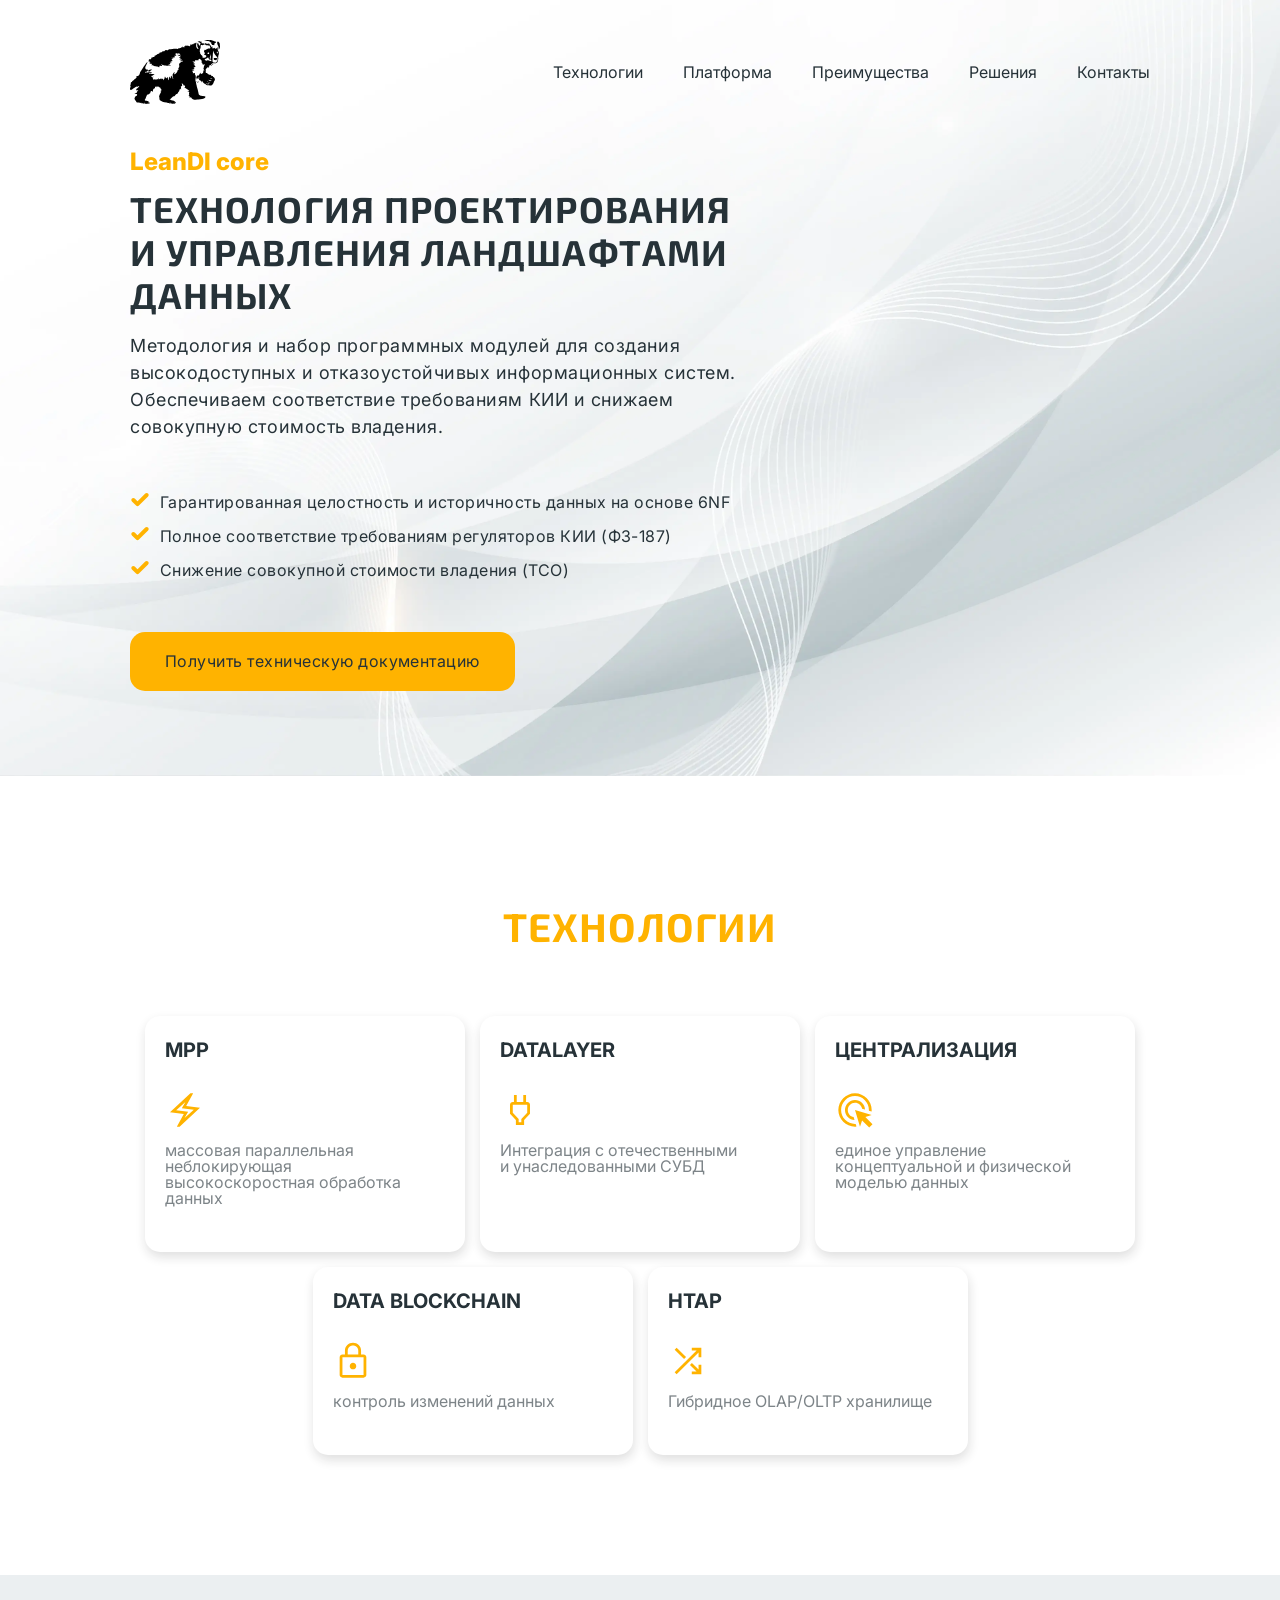
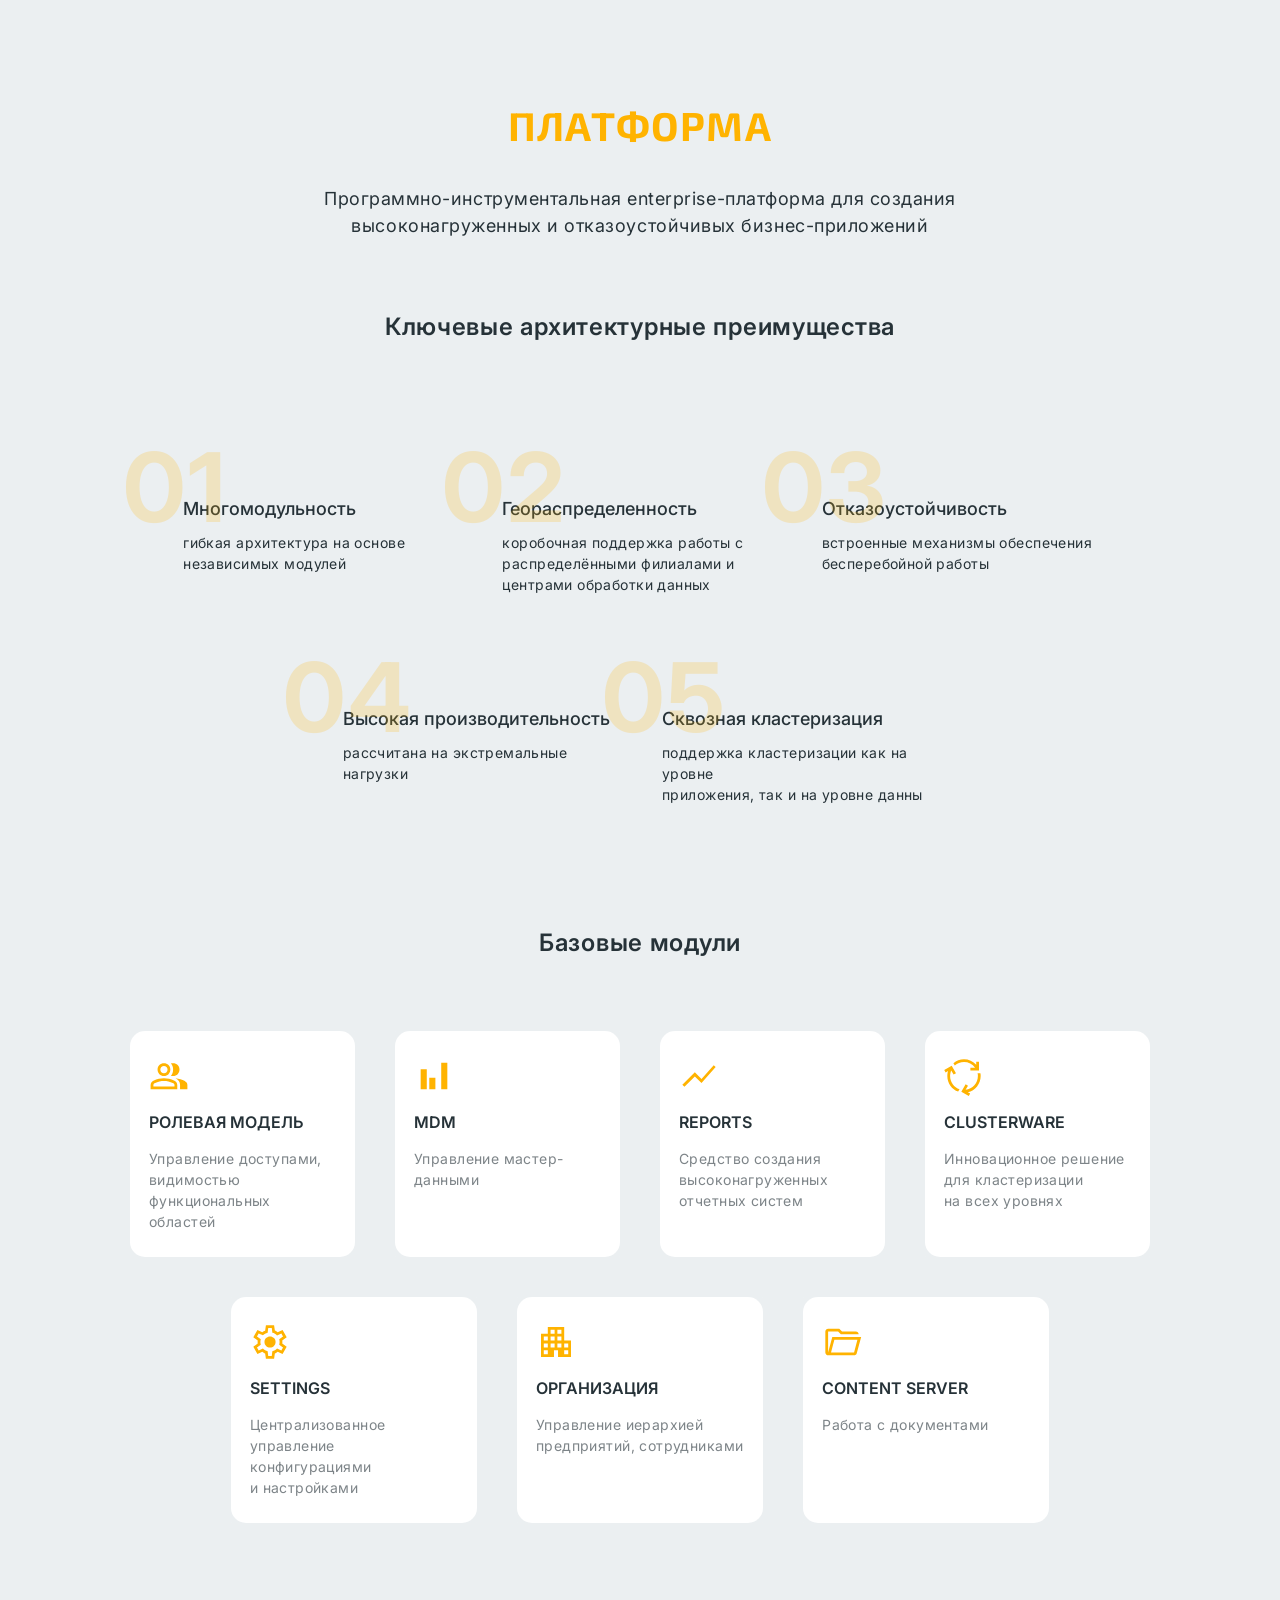
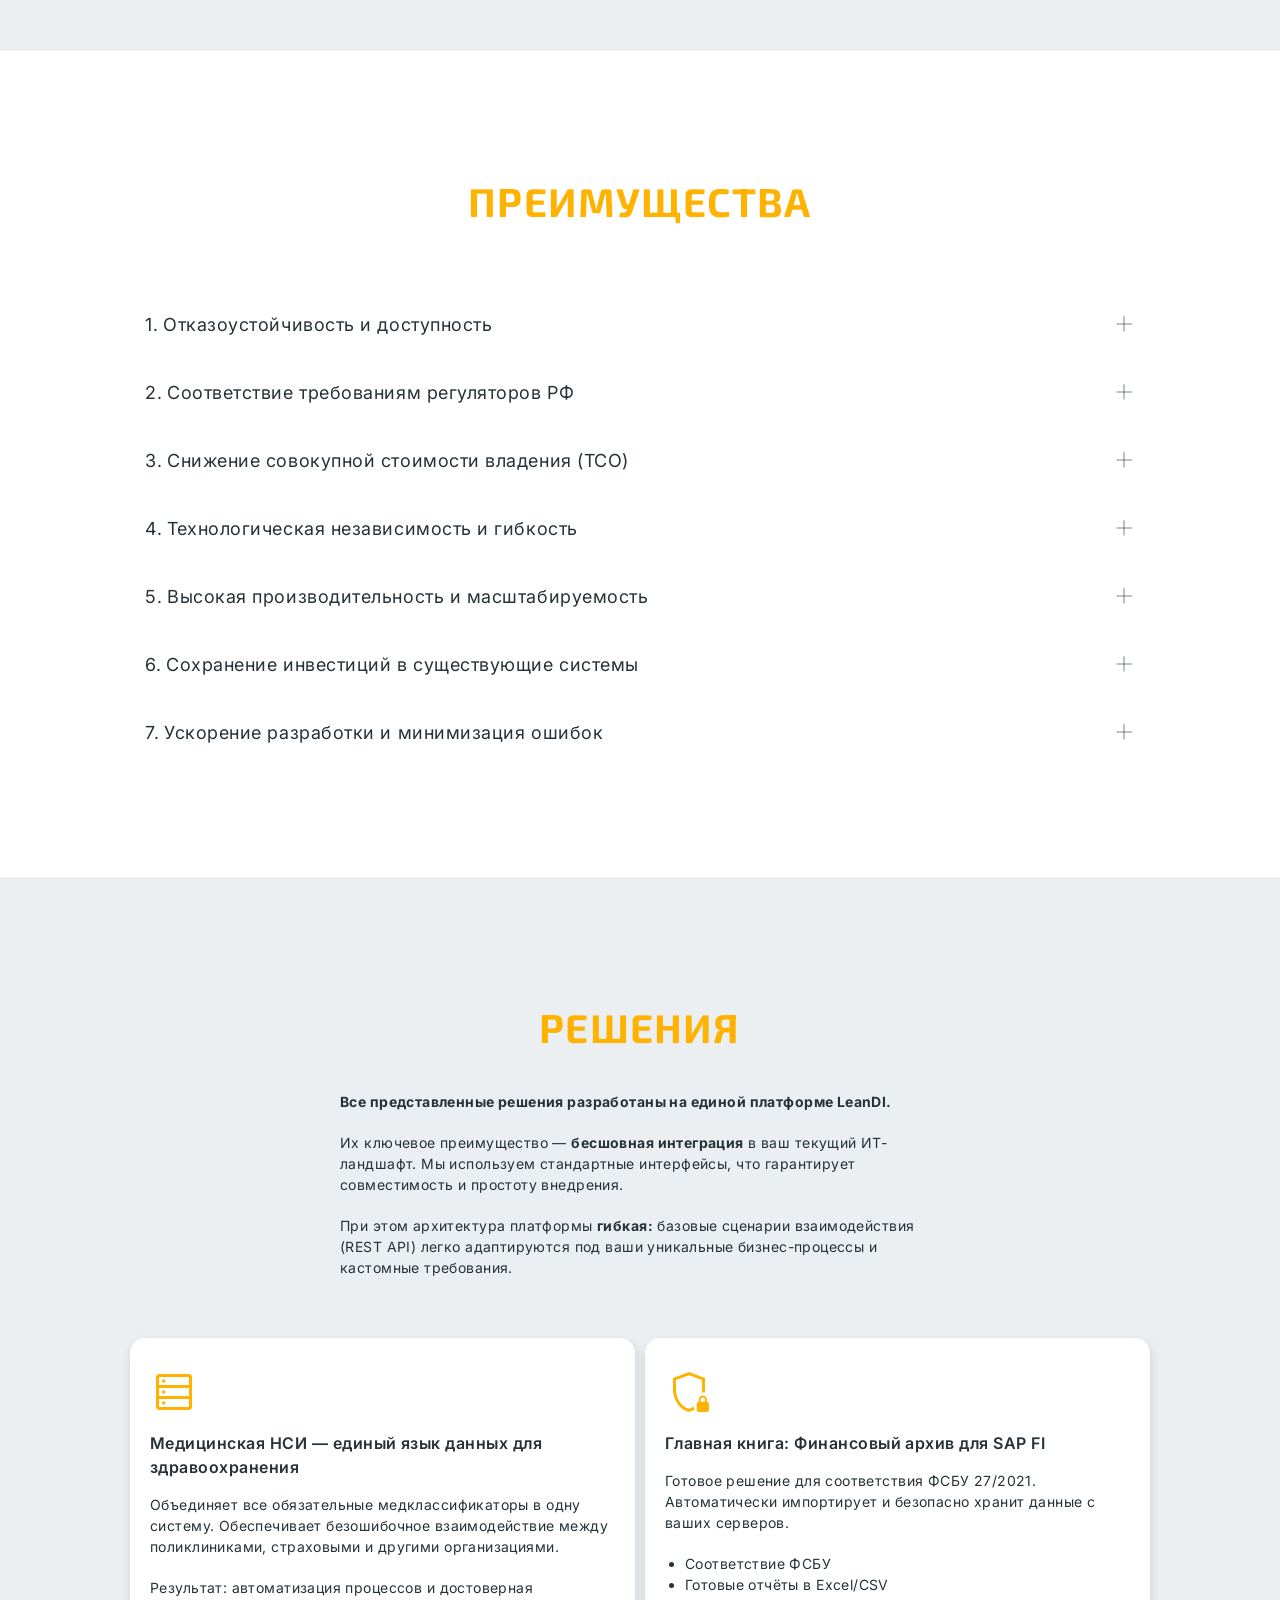
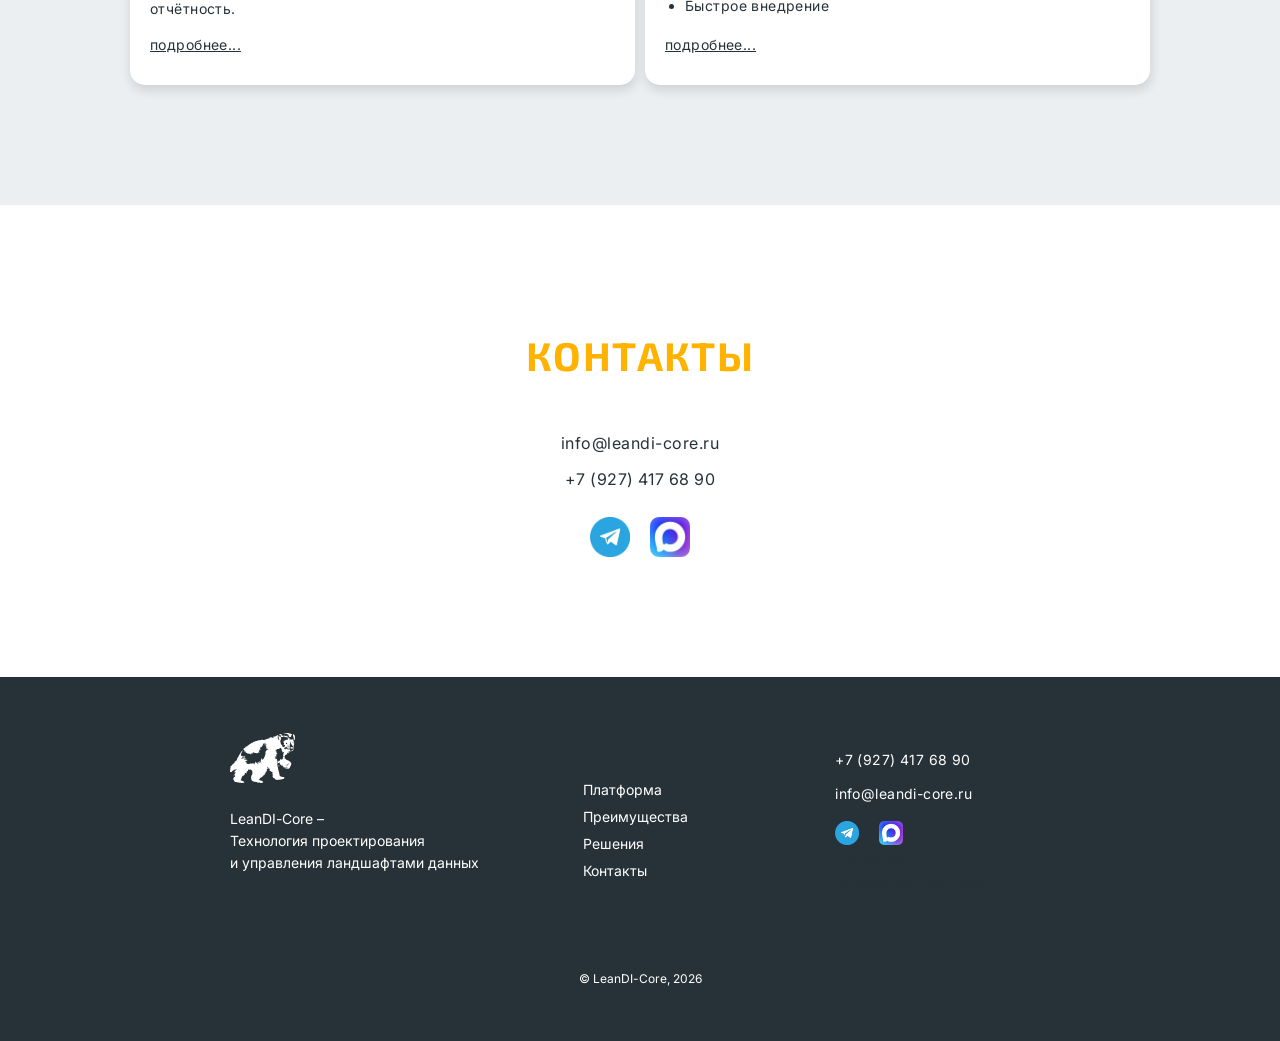
<file: index.html>
<!--header.html-->
<!doctype html>
<html lang="en">
<head>
  <meta charset="UTF-8">
  <meta name="viewport"
        content="width=device-width, user-scalable=no, initial-scale=1.0, maximum-scale=1.0, minimum-scale=1.0">
  <meta http-equiv="X-UA-Compatible" content="ie=edge">
  <meta name="format-detection" content="telephone=no">
  <link rel="preconnect" href="https://fonts.googleapis.com">
  <link rel="preconnect" href="https://fonts.gstatic.com" crossorigin>
  <link
    href="https://fonts.googleapis.com/css2?family=Exo+2:ital,wght@0,100..900;1,100..900&family=Inter:ital,opsz,wght@0,14..32,100..900;1,14..32,100..900&display=swap"
    rel="stylesheet">
  <link rel="icon" type="image/png" href="./img/icons/favicon.ico" sizes="32x32">
  <link rel="apple-touch-icon" href="./img/icons/favicon.ico">
  <link rel="mask-icon" href="./img/icons/favicon.ico" color="#000000">
  <title></title>
<script defer src="js/bundle.js"></script><script defer src="js/libs.js"></script><script defer src="js/style.js"></script><link href="css/style.min.css" rel="stylesheet"></head>
<body>

<header class="header">
  <div class="container">
    <div class="header-wrapper">
      <div class="logo">
        <img src="./img/logo.svg" alt="header-logo">
      </div>
      <nav class="header-nav">
        <ul class="main-menu">
          <li>
            <a href="service-page.html">Технологии</a>
          </li>
          <li>
            <a href="#platform">Платформа</a>
          </li>
          <li>
            <a href="#advantages">Преимущества</a>
          </li>
          <li>
            <a href="#solutions">Решения</a>
          </li>
          <li>
            <a href="#contacts">Контакты</a>
          </li>
        </ul>
        <button class="close-menu-button">
          <span class="line"></span>
          <span class="line"></span>
        </button>
      </nav>
      <button type="button" class="mobile-menu-button">
        <span class="line"></span>
        <span class="line"></span>
        <span class="line"></span>
      </button>
    </div>
  </div>
</header>

<main>




<section class="main-banner" style="background-image: url(./img/main-banner-back.webp)">
  <div class="container">
    <div class="banner-content">
      <div class="subtitle">LeanDI core</div>
      <h1>ТЕХНОЛОГИЯ ПРОЕКТИРОВАНИЯ
        И УПРАВЛЕНИЯ ЛАНДШАФТАМИ ДАННЫХ</h1>
      <div class="description">
        <p>Методология и набор программных модулей для создания высокодоступных и отказоустойчивых информационных
          систем. Обеспечиваем соответствие требованиям КИИ и снижаем совокупную стоимость владения.</p>
      </div>
      <ul class="benefits-list">
        <li>Гарантированная целостность и историчность данных на основе 6NF</li>
        <li>Полное соответствие требованиям регуляторов КИИ (ФЗ-187)</li>
        <li>Снижение совокупной стоимости владения (TCO)</li>
      </ul>
      <a href="#contacts" class="btn btn-orange">Получить техническую документацию</a>
    </div>
  </div>
</section>

<section class="technologies-section" id="technologies">
  <div class="container">
    <h2>ТЕХНОЛОГИИ</h2>
    <div class="row-list">
      <div class="row-column">
        <a href="service-page.html" class="card-wrapper">
          <div class="card-title">MPP</div>
          <div class="card-ico">
            <img src="./img/icons/technology-ico1.svg" alt="technology-ico1">
          </div>
          <div class="card-description">
            <p>массовая параллельная <br> неблокирующая <br> высокоскоростная обработка данных</p>
          </div>
        </a>
      </div>
      <div class="row-column">
        <a href="service-page.html" class="card-wrapper">
          <div class="card-title">DATALAYER</div>
          <div class="card-ico">
            <img src="./img/icons/technology-ico2.svg" alt="technology-ico2">
          </div>
          <div class="card-description">
            <p>
              Интеграция с отечественными
              <br>
              и унаследованными СУБД
            </p>
          </div>
        </a>
      </div>
      <div class="row-column">
        <a href="service-page.html" class="card-wrapper">
          <div class="card-title">ЦЕНТРАЛИЗАЦИЯ</div>
          <div class="card-ico">
            <img src="./img/icons/technology-ico3.svg" alt="technology-ico3">
          </div>
          <div class="card-description">
            <p>единое управление концептуальной и физической моделью данных</p>
          </div>
        </a>
      </div>
      <div class="row-column">
        <a href="service-page.html" class="card-wrapper">
          <div class="card-title">DATA BLOCKCHAIN</div>
          <div class="card-ico">
            <img src="./img/icons/technology-ico4.svg" alt="technology-ico4">
          </div>
          <div class="card-description">
            <p>контроль изменений данных</p>
          </div>
        </a>
      </div>
      <div class="row-column">
        <a href="service-page.html" class="card-wrapper">
          <div class="card-title">HTAP</div>
          <div class="card-ico">
            <img src="./img/icons/technology-ico5.svg" alt="technology-ico5">
          </div>
          <div class="card-description">
            <p>Гибридное OLAP/OLTP хранилище</p>
          </div>
        </a>
      </div>
    </div>
  </div>
</section>

<section class="platform-section id" id="platform">
  <div class="container">
    <h2>ПЛАТФОРМА</h2>
    <div class="title-description">
      <p>Программно-инструментальная enterprise-платформа для создания высоконагруженных и отказоустойчивых
        бизнес-приложений</p>
    </div>
    <div class="subtitle">Ключевые архитектурные преимущества</div>
    <div class="benefits-block">
      <div class="benefits-list">
        <div class="benefit-column">
          <div class="benefit-item">
            <div class="benefit-title">Многомодульность</div>
            <div class="benefit-description">
              <p>гибкая архитектура на основе <br> независимых модулей</p>
            </div>
          </div>
        </div>
        <div class="benefit-column">
          <div class="benefit-item">
            <div class="benefit-title">Геораспределенность</div>
            <div class="benefit-description">
              <p>коробочная поддержка работы с <br> распределёнными филиалами и <br> центрами обработки данных</p>
            </div>
          </div>
        </div>
        <div class="benefit-column">
          <div class="benefit-item">
            <div class="benefit-title">Отказоустойчивость</div>
            <div class="benefit-description">
              <p>встроенные механизмы обеспечения бесперебойной работы</p>
            </div>
          </div>
        </div>
        <div class="benefit-column">
          <div class="benefit-item">
            <div class="benefit-title">Высокая производительность</div>
            <div class="benefit-description">
              <p>рассчитана на экстремальные нагрузки</p>
            </div>
          </div>
        </div>
        <div class="benefit-column">
          <div class="benefit-item">
            <div class="benefit-title">Сквозная кластеризация</div>
            <div class="benefit-description">
              <p>поддержка кластеризации как на уровне <br> приложения, так и на уровне данны</p>
            </div>
          </div>
        </div>
      </div>
    </div>
    <div class="modules-block">
      <div class="subtitle">Базовые модули</div>
      <div class="modules-list">
        <div class="modules-column">
          <div class="module-item">
            <div class="module-ico">
              <img src="./img/icons/module-ico1.svg" alt="module-ico-1">
            </div>
            <div class="module-title">РОЛЕВАЯ МОДЕЛЬ</div>
            <div class="module-description">
              <p>Управление доступами, видимостью функциональных областей</p>
            </div>
          </div>
        </div>
        <div class="modules-column">
          <div class="module-item">
            <div class="module-ico">
              <img src="./img/icons/module-ico2.svg" alt="module-ico-2">
            </div>
            <div class="module-title">MDM</div>
            <div class="module-description">
              <p>Управление мастер-данными</p>
            </div>
          </div>
        </div>
        <div class="modules-column">
          <div class="module-item">
            <div class="module-ico">
              <img src="./img/icons/module-ico3.svg" alt="module-ico-3">
            </div>
            <div class="module-title">REPORTS</div>
            <div class="module-description">
              <p>Cредство создания высоконагруженных отчетных систем</p>
            </div>
          </div>
        </div>
        <div class="modules-column">
          <div class="module-item">
            <div class="module-ico">
              <img src="./img/icons/module-ico4.svg" alt="module-ico-4">
            </div>
            <div class="module-title">CLUSTERWARE</div>
            <div class="module-description">
              <p>Инновационное решение для кластеризации на всех уровнях</p>
            </div>
          </div>
        </div>
        <div class="modules-column">
          <div class="module-item">
            <div class="module-ico">
              <img src="./img/icons/module-ico5.svg" alt="module-ico-5">
            </div>
            <div class="module-title">SETTINGS</div>
            <div class="module-description">
              <p>Централизованное управление конфигурациями и настройками</p>
            </div>
          </div>
        </div>
        <div class="modules-column">
          <div class="module-item">
            <div class="module-ico">
              <img src="./img/icons/module-ico6.svg" alt="module-ico-6">
            </div>
            <div class="module-title">ОРГАНИЗАЦИЯ</div>
            <div class="module-description">
              <p>Управление иерархией предприятий, сотрудниками</p>
            </div>
          </div>
        </div>
        <div class="modules-column">
          <div class="module-item">
            <div class="module-ico">
              <img src="./img/icons/module-ico7.svg" alt="module-ico-7">
            </div>
            <div class="module-title">CONTENT SERVER</div>
            <div class="module-description">
              <p>Работа с документами</p>
            </div>
          </div>
        </div>
      </div>
    </div>
  </div>
</section>

<section class="advantages-section" id="advantages">
  <div class="container">
    <h2>ПРЕИМУЩЕСТВА</h2>
    <div class="accordion-block">
      <div class="accordion-item">
        <div class="accordion-item-header">Отказоустойчивость и доступность</div>
        <div class="accordion-item-content">
          <div class="accordion-content-wrapper">
            <p>
              Обеспечивает доступность систем на уровне 99,99%+ даже при сбоях отдельных серверов или баз данных.
              Механизм мгновенного переключения на резервный узел в кластере уровня приложения гарантирует непрерывность
              бизнес-процессов, что критически важно для объектов КИИ.
            </p>
          </div>
        </div>
      </div>
      <div class="accordion-item">
        <div class="accordion-item-header">Соответствие требованиям регуляторов РФ</div>
        <div class="accordion-item-content">
          <div class="accordion-content-wrapper">
            <p>
              Платформа изначально разработана с учётом требований 149-ФЗ, 152-ФЗ и отраслевых стандартов.
              Обеспечивается аудит изменений и консистентность информации, что уменьшает риски штрафов.
            </p>
          </div>
        </div>
      </div>
      <div class="accordion-item">
        <div class="accordion-item-header">Снижение совокупной стоимости владения (TCO)</div>
        <div class="accordion-item-content">
          <div class="accordion-content-wrapper">
            <p>
              Отказ от дорогостоящих кластерных решений на уровне СУБД в пользу программной кластеризации позволяет
              использовать стандартное оборудование и гетерогенные БД (унаследованные и отечественные СУБД), сокращая
              затраты на лицензии и инфраструктуру в разы.
            </p>
          </div>
        </div>
      </div>
      <div class="accordion-item">
        <div class="accordion-item-header">Технологическая независимость и гибкость</div>
        <div class="accordion-item-content">
          <div class="accordion-content-wrapper">
            <p>
              Поддержка различных СУБД и ОС позволяет гибко формировать ИТ-ландшафт и избегать зависимости от
              единственного вендора, обеспечивая стратегическую безопасность и свободу выбора инфраструктуры.
            </p>
          </div>
        </div>
      </div>
      <div class="accordion-item">
        <div class="accordion-item-header">Высокая производительность и масштабируемость</div>
        <div class="accordion-item-content">
          <div class="accordion-content-wrapper">
            <p>
              Инновационный подход к обработке данных обеспечивает высокую скорость обработки транзакций, а также
              лиенейную масштабируемость под нагрузку без потери производительности.
            </p>
          </div>
        </div>
      </div>
      <div class="accordion-item">
        <div class="accordion-item-header">Сохранение инвестиций в существующие системы</div>
        <div class="accordion-item-content">
          <div class="accordion-content-wrapper">
            <p>
              Платформа легко интегрируется с унаследованными системами через стандартные форматы обмена данными,
              позволяя модернизировать ИТ-архитектуру поэтапно, без остановки текущих операций.
            </p>
          </div>
        </div>
      </div>
      <div class="accordion-item">
        <div class="accordion-item-header">Ускорение разработки и минимизация ошибок</div>
        <div class="accordion-item-content">
          <div class="accordion-content-wrapper">
            <p>
              Автоматическая генерация кода на основе моделей данных исключает рутинные операции и человеческий фактор.
              Изменения в модели данных автоматически валидируются на этапе компиляции, что предотвращает критические
              ошибки в промышленной среде.
            </p>
          </div>
        </div>
      </div>
    </div>
  </div>
</section>

<section class="solutions-section" id="solutions">
  <div class="container">
    <h2>РЕШЕНИЯ</h2>
    <div class="content-block">
      <p>
        <strong>Все представленные решения разработаны на единой платформе LeanDI.</strong>
      </p>
      <p>
        Их ключевое преимущество — <strong>бесшовная интеграция</strong> в ваш текущий ИТ-ландшафт. Мы используем
        стандартные интерфейсы, что гарантирует совместимость и простоту внедрения.
      </p>
      <p>
        При этом архитектура платформы <strong>гибкая:</strong> базовые сценарии взаимодействия (REST API) легко
        адаптируются под ваши уникальные бизнес-процессы и кастомные требования.
      </p>
    </div>
    <div class="solution-cards">
      <div class="card-wrapper">
        <div class="card-content">
          <div class="card-ico">
            <img src="./img/icons/solution-card-ico1.svg" alt="solution card ico 1">
          </div>
          <div class="card-title">Медицинская НСИ — единый язык данных для здравоохранения</div>
          <div class="card-description">
            <p>
              Объединяет все обязательные медклассификаторы в одну систему. Обеспечивает безошибочное взаимодействие между поликлиниками, страховыми и другими организациями.
            </p>
            <p>
              Результат: автоматизация процессов и достоверная отчётность.
            </p>
          </div>
        </div>
        <a href="#" class="card-link">подробнее...</a>
      </div>
      <div class="card-wrapper">
        <div class="card-content">
          <div class="card-ico">
            <img src="./img/icons/solution-card-ico2.svg" alt="solution card ico 2">
          </div>
          <div class="card-title">Главная книга: Финансовый архив для SAP FI</div>
          <div class="card-description">
            <p>
              Готовое решение для соответствия ФСБУ 27/2021. Автоматически импортирует и безопасно хранит данные с ваших серверов.
            </p>
            <ul>
              <li>Соответствие ФСБУ</li>
              <li>Готовые отчёты в Excel/CSV</li>
              <li>Быстрое внедрение</li>
            </ul>
          </div>
        </div>
        <a href="#" class="card-link">подробнее...</a>
      </div>
    </div>
  </div>
</section>

<section class="contacts-section" id="contacts">
  <div class="container">
    <h2>КОНТАКТЫ</h2>
    <div class="contact-links">
      <a href="mailto:info@leandi-core.ru">info@leandi-core.ru</a>
      <a href="tel:79274176890">+7 (927) 417 68 90</a>
    </div>
    <div class="contact-socials">
      <a href="https://t.me" class="social-link social-link-telegram"></a>
      <a href="https://max.ru/" class="social-link social-link-max"></a>
    </div>
  </div>
</section>

<!--footer.html-->
</main>

<footer class="footer">
    <div class="container">
      <div class="footer-row">
        <div class="footer-column">
          <div class="logo">
            <img src="./img/footer-logo.svg" alt="footer-logo">
          </div>
          <div class="footer-description">
            <p>
              LeanDI-Core –
              <br>
              Технология проектирования
              <br>
              и управления ландшафтами данных
            </p>
          </div>
          <div class="footer-copy footer-copy-mobile">
            <p>© LeanDI-Core, 2025</p>
          </div>
        </div>
        <div class="footer-column">
          <nav class="footer-nav">
            <ul class="footer-menu">
              <li>
                <a href="#platform">Платформа</a>
              </li>
              <li>
                <a href="#advantages">Преимущества</a>
              </li>
              <li>
                <a href="#solutions">Решения</a>
              </li>
              <li>
                <a href="#contacts">Контакты</a>
              </li>
            </ul>
          </nav>
        </div>
        <div class="footer-column">
          <div class="footer-contact-links">
            <a href="tel:79274176890">+7 (927) 417 68 90</a>
            <a href="mailto:info@leandi-core.ru">info@leandi-core.ru</a>
          </div>
          <div class="footer-socials">
            <a href="https://t.me" class="social-link social-link-telegram"></a>
            <a href="https://max.ru/" class="social-link social-link-max"></a>
          </div>
          <a href="#" class="footer-policy">Политика конфиденциальности</a>
        </div>
      </div>
      <div class="footer-copy footer-copy-pc">
        <p>© LeanDI-Core, 2025</p>
      </div>
    </div>
</footer>


</body>
</html>
</file>
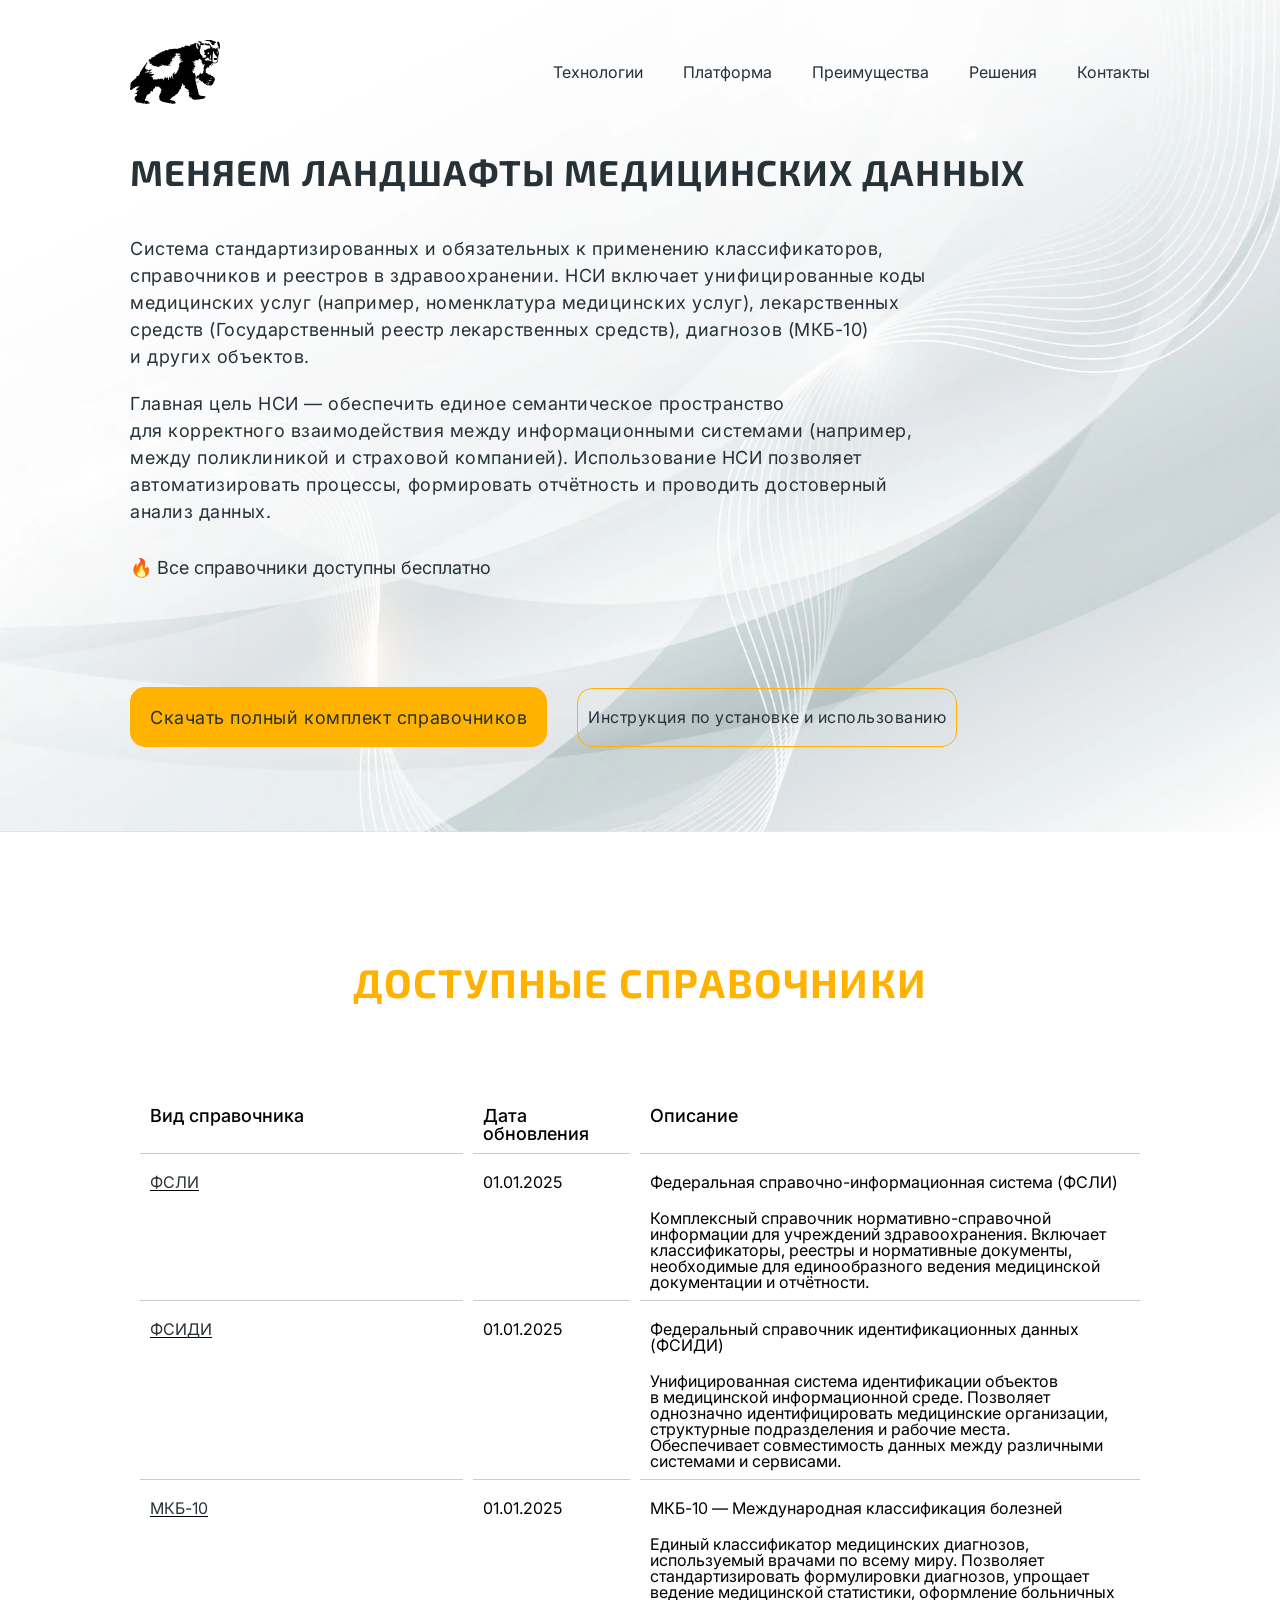
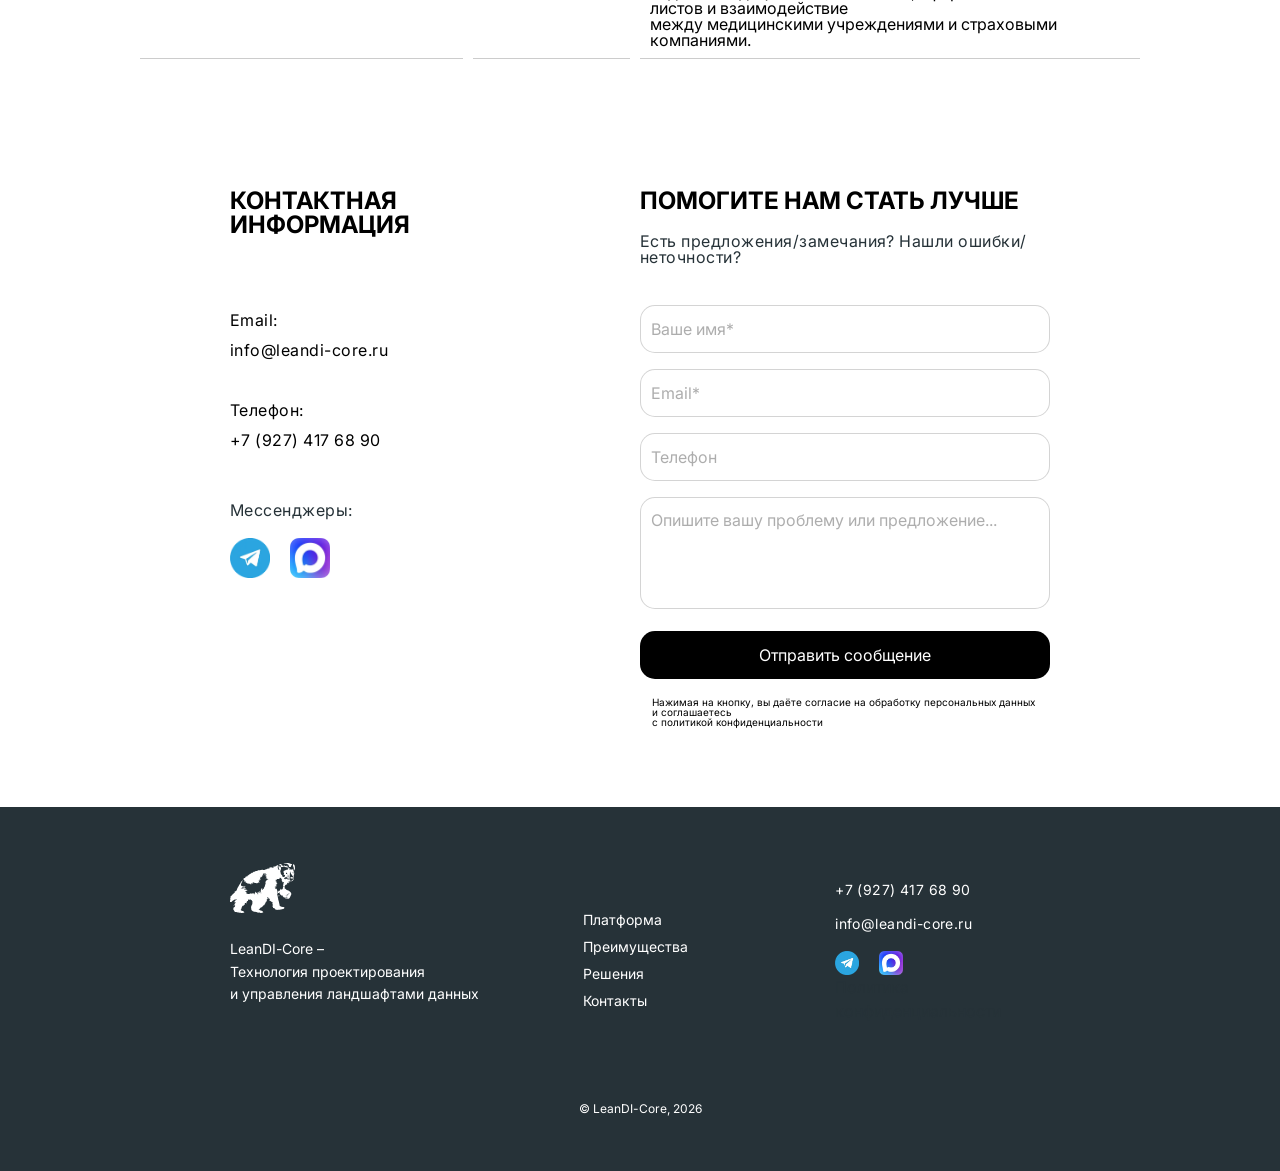
<file: service-page.html>
<!--header.html-->
<!doctype html>
<html lang="en">
<head>
  <meta charset="UTF-8">
  <meta name="viewport"
        content="width=device-width, user-scalable=no, initial-scale=1.0, maximum-scale=1.0, minimum-scale=1.0">
  <meta http-equiv="X-UA-Compatible" content="ie=edge">
  <meta name="format-detection" content="telephone=no">
  <link rel="preconnect" href="https://fonts.googleapis.com">
  <link rel="preconnect" href="https://fonts.gstatic.com" crossorigin>
  <link
    href="https://fonts.googleapis.com/css2?family=Exo+2:ital,wght@0,100..900;1,100..900&family=Inter:ital,opsz,wght@0,14..32,100..900;1,14..32,100..900&display=swap"
    rel="stylesheet">
  <link rel="icon" type="image/png" href="./img/icons/favicon.ico" sizes="32x32">
  <link rel="apple-touch-icon" href="./img/icons/favicon.ico">
  <link rel="mask-icon" href="./img/icons/favicon.ico" color="#000000">
  <title></title>
<script defer src="js/bundle.js"></script><script defer src="js/libs.js"></script><script defer src="js/style.js"></script><link href="css/style.min.css" rel="stylesheet"></head>
<body>

<header class="header">
  <div class="container">
    <div class="header-wrapper">
      <div class="logo">
        <img src="./img/logo.svg" alt="header-logo">
      </div>
      <nav class="header-nav">
        <ul class="main-menu">
          <li>
            <a href="index.html/service-page.html">Технологии</a>
          </li>
          <li>
            <a href="index.html#platform">Платформа</a>
          </li>
          <li>
            <a href="index.html#advantages">Преимущества</a>
          </li>
          <li>
            <a href="index.html#solutions">Решения</a>
          </li>
          <li>
            <a href="index.html#contacts">Контакты</a>
          </li>
        </ul>
        <button class="close-menu-button">
          <span class="line"></span>
          <span class="line"></span>
        </button>
      </nav>
      <button type="button" class="mobile-menu-button">
        <span class="line"></span>
        <span class="line"></span>
        <span class="line"></span>
      </button>
    </div>
  </div>
</header>

<main>




<section class="main-banner banner-service" style="background-image: url(./img/main-banner-back.webp)">
  <div class="container">
    <div class="banner-content">
      <h1>МЕНЯЕМ ЛАНДШАФТЫ МЕДИЦИНСКИХ ДАННЫХ</h1>
      <div class="description">
        <p>
          Система стандартизированных и обязательных к применению классификаторов, справочников и реестров в здравоохранении. НСИ включает унифицированные коды медицинских услуг (например, номенклатура медицинских услуг), лекарственных средств (Государственный реестр лекарственных средств), диагнозов (МКБ-10)
          <br> и других объектов.
        </p>
        <p>
          Главная цель НСИ — обеспечить единое семантическое пространство <br> для корректного взаимодействия между информационными системами (например, между поликлиникой и страховой компанией). Использование НСИ позволяет автоматизировать процессы, формировать отчётность и проводить достоверный анализ данных.
        </p>
      </div>
      <div class="banner-notice">🔥 Все справочники доступны бесплатно</div>
      <div class="banner-buttons">
        <a href="#" class="btn btn-orange">Скачать полный комплект справочников</a>
        <a href="#" class="btn btn-bordered">Инструкция по установке и использованию</a>
      </div>
    </div>
  </div>
</section>

<section class="table-section">
  <div class="container">
    <h2>ДОСТУПНЫЕ СПРАВОЧНИКИ</h2>
    <div class="table-wrapper">
      <table>
        <tr>
          <th>Вид справочника</th>
          <th>Дата обновления</th>
          <th>Описание</th>
        </tr>
        <tr>
          <td><div>ФСЛИ</div></td>
          <td>01.01.2025</td>
          <td>
            <p>
              Федеральная справочно-информационная система (ФСЛИ)
            </p>
            <p>
                Комплексный справочник нормативно-справочной информации для учреждений здравоохранения. Включает классификаторы, реестры и нормативные документы, необходимые для единообразного ведения медицинской документации и отчётности.
            </p>
          </td>
        </tr>
        <tr>
          <td>
            <div>ФСИДИ</div>
          </td>
          <td>01.01.2025</td>
          <td>
            <p>
              Федеральный справочник идентификационных данных (ФСИДИ)
            </p>
            <p>
              Унифицированная система идентификации объектов <br> в медицинской информационной среде. Позволяет однозначно идентифицировать медицинские организации, структурные подразделения и рабочие места. Обеспечивает совместимость данных между различными системами и сервисами.
            </p>
          </td>
        </tr>
        <tr>
          <td>
            <div>МКБ-10</div>
          </td>
          <td>01.01.2025</td>
          <td>
            <p>
              МКБ-10 — Международная классификация болезней
            </p>
            <p>
              Единый классификатор медицинских диагнозов, используемый врачами по всему миру. Позволяет стандартизировать формулировки диагнозов, упрощает ведение медицинской статистики, оформление больничных листов и взаимодействие
              <br> между медицинскими учреждениями и страховыми компаниями.
            </p>
          </td>
        </tr>
      </table>
    </div>
  </div>
</section>

<section class="contacts-form-section">
  <div class="container">
    <div class="contact-row">
      <div class="contact-column">
        <h2>КОНТАКТНАЯ ИНФОРМАЦИЯ</h2>
        <div class="contact-items">
          <div class="contact-item">
            <div class="contact-label">Email:</div>
            <a href="mailto:info@leandi-core.ru" class="contact-link">info@leandi-core.ru</a>
          </div>
          <div class="contact-item">
            <div class="contact-label">Телефон:</div>
            <a href="tel:79274176890" class="contact-link">+7 (927) 417 68 90</a>
          </div>
        </div>
        <div class="contact-socials-block">
          <div class="title">Мессенджеры:</div>
          <div class="contact-socials">
            <a href="https://t.me" class="social-link social-link-telegram"></a>
            <a href="https://max.ru/" class="social-link social-link-max"></a>
          </div>
        </div>
      </div>
      <div class="contact-column">
        <div class="h2">ПОМОГИТЕ НАМ СТАТЬ ЛУЧШЕ</div>
        <div class="description">
          <p>Есть предложения/замечания? Нашли ошибки/неточности?</p>
        </div>
        <div class="form-wrapper">
          <form action="#">
            <div class="input-item">
              <input type="text" placeholder="Ваше имя*">
            </div>
            <div class="input-item">
              <input type="email" placeholder="Email*">
            </div>
            <div class="input-item">
              <input type="tel" placeholder="Телефон">
            </div>
            <div class="input-item">
              <textarea placeholder="Опишите вашу проблему или предложение..."></textarea>
            </div>
            <div class="input-item">
              <input type="submit" value="Отправить сообщение">
            </div>
            <div class="input-item">
              <p class="form-notice">
                Нажимая на кнопку, вы даёте согласие на обработку персональных данных и соглашаетесь
                <br>
                c политикой конфиденциальности</p>
            </div>
          </form>
        </div>
      </div>
    </div>
  </div>
</section>

<!--footer.html-->
</main>

<footer class="footer">
    <div class="container">
      <div class="footer-row">
        <div class="footer-column">
          <div class="logo">
            <img src="./img/footer-logo.svg" alt="footer-logo">
          </div>
          <div class="footer-description">
            <p>
              LeanDI-Core –
              <br>
              Технология проектирования
              <br>
              и управления ландшафтами данных
            </p>
          </div>
          <div class="footer-copy footer-copy-mobile">
            <p>© LeanDI-Core, 2025</p>
          </div>
        </div>
        <div class="footer-column">
          <nav class="footer-nav">
            <ul class="footer-menu">
              <li>
                <a href="index.html#platform">Платформа</a>
              </li>
              <li>
                <a href="index.html#advantages">Преимущества</a>
              </li>
              <li>
                <a href="index.html#solutions">Решения</a>
              </li>
              <li>
                <a href="index.html#contacts">Контакты</a>
              </li>
            </ul>
          </nav>
        </div>
        <div class="footer-column">
          <div class="footer-contact-links">
            <a href="tel:79274176890">+7 (927) 417 68 90</a>
            <a href="mailto:info@leandi-core.ru">info@leandi-core.ru</a>
          </div>
          <div class="footer-socials">
            <a href="https://t.me" class="social-link social-link-telegram"></a>
            <a href="https://max.ru/" class="social-link social-link-max"></a>
          </div>
          <a href="#" class="footer-policy">Политика конфиденциальности</a>
        </div>
      </div>
      <div class="footer-copy footer-copy-pc">
        <p>© LeanDI-Core, 2025</p>
      </div>
    </div>
</footer>


</body>
</html>
</file>
<file: css/style.min.css>
*{box-sizing:border-box}body,h1,h2,h3,h4,p,figure,blockquote,dl,dd{margin:0}ul[role=list],ol[role=list]{list-style:none}html:focus-within{scroll-behavior:smooth}body{min-height:100vh;text-rendering:optimizeSpeed;line-height:1.5}a:not([class]){-webkit-text-decoration-skip:ink;text-decoration-skip-ink:auto}img,picture{max-width:100%;display:block}input,button,textarea,select{font:inherit;box-shadow:none;outline:none}@media(prefers-reduced-motion: reduce){html:focus-within{scroll-behavior:auto}*,*::before,*::after{animation-duration:.01ms !important;animation-iteration-count:1 !important;transition-duration:.01ms !important;scroll-behavior:auto !important}}*{font-family:"Inter";color:#263238}a{transition:.3s;text-decoration:none}p{font-weight:400;font-size:14px;line-height:150%;letter-spacing:.03em}ul li,ol li{font-weight:400;font-size:16px;line-height:150%;letter-spacing:.03em}ul li:last-child,ol li:last-child{margin-bottom:0}h1,.h1{font-family:"Exo 2";font-weight:700;font-size:36px;line-height:120%;margin-bottom:15px;letter-spacing:.03em;width:100%}h2,.h2{font-family:"Exo 2";font-weight:700;font-size:40px;line-height:150%;letter-spacing:.03em;color:#ffb300;width:100%}.title-description{width:100%;margin-bottom:70px}.title-description p{font-size:18px;line-height:150%;text-align:center;width:100%;max-width:736px;margin:0 auto}.subtitle{font-weight:600;font-size:24px;line-height:150%;letter-spacing:.03em;text-align:center;width:100%;margin-bottom:70px}.social-link{transition:.3s}.social-link:hover{opacity:.7}table{max-width:100%;width:100%;border-spacing:10px}table td,table th{vertical-align:top;border-bottom:1px solid rgba(0,0,0,.2)}table tr td:nth-of-type(1){width:33%}table tr td:nth-of-type(1) div{width:-moz-fit-content;width:fit-content}table tr td:nth-of-type(1) div:after{content:"";display:block;width:100%;height:1px;background-color:#000}table tr td:nth-of-type(2){width:16%}table tr td:nth-of-type(3){width:51%}table tr th:nth-of-type(1){width:33%}table tr th:nth-of-type(2){width:16%}table tr th:nth-of-type(3){width:51%}table th{font-weight:500;font-size:18px;line-height:100%;letter-spacing:0;color:#000;text-align:start;padding:10px}table td{font-weight:400;font-size:16px;line-height:100%;letter-spacing:0;color:#000;padding:10px}table td p{font-size:inherit;line-height:inherit;color:inherit;letter-spacing:inherit;font-family:inherit;font-weight:inherit;margin-bottom:20px;max-width:470px;width:100%}table td p:last-child{margin-bottom:0}@media(max-width: 600px){h1,.h1{font-size:24px;margin-bottom:30px}h2,.h2{font-size:28px}ul li,ol li{font-size:14px}.subtitle{font-size:16px}table td p br{display:none}}.sr-only{position:absolute;width:1px;height:1px;padding:0;margin:-1px;overflow:hidden;clip:rect(0, 0, 0, 0);white-space:nowrap;border:0}body::-webkit-scrollbar{width:6px;background-color:#263238}body::-webkit-scrollbar-thumb{border-radius:20px;background-color:#ffb300}body.admin-bar header{top:20px}main{min-height:70vh}section{padding:120px 0}.contact-socials{width:100%;display:flex;justify-content:center}.contact-socials .social-link{background-repeat:no-repeat;background-position:center;background-size:contain;width:40px;height:40px;display:flex}.contact-socials .social-link.social-link-telegram{background-image:url(../img/icons/telegram-ico.webp)}.contact-socials .social-link.social-link-max{background-image:url(../img/icons/max-ico.webp)}.contact-socials .social-link+.social-link{margin-left:20px}@media(max-width: 600px){section{padding:60px 0}}.container{margin:0 auto;display:flex;flex-wrap:wrap;max-width:1450px;width:100%;padding:0 130px}.container-fluid{max-width:100%;width:100%}.d-flex{display:flex;flex-wrap:wrap}.justify-between{justify-content:space-between}.justify-end{justify-content:flex-end}.flex-column{flex-direction:column}@media(max-width: 1024px){.container{padding:0 20px}}.btn{display:flex;justify-content:center;align-items:center;font-weight:400;font-size:16px;line-height:150%;letter-spacing:.03em;padding:0 35px;height:59px;width:-moz-fit-content;width:fit-content;transition:.3s;cursor:pointer;border-radius:15px}.btn-orange{background-color:#ffb300}.btn-orange:hover{background-color:#263238;color:#fff}.btn-bordered{padding:0 10px;border:1px solid #ffb300}.btn-bordered:hover{background-color:#ffb300}@media(max-width: 600px){.btn{padding:0 20px;font-size:14px}}.footer-menu{display:flex;flex-direction:column;list-style:none;padding:50px 0 0;margin:0;width:100%}.footer-menu li{margin-bottom:13px;display:flex}.footer-menu li:last-child{margin-bottom:0}.footer-menu li a{font-weight:400;font-size:14px;line-height:100%;letter-spacing:0;color:#fff}.footer-menu li a:hover{color:#ffb300}@media(max-width: 600px){.footer-menu{padding-top:0}}.main-menu{padding:0;display:flex;list-style:none;margin:0}.main-menu li+li{margin-left:40px}.main-menu li a{font-weight:400;font-size:16px;line-height:100%;letter-spacing:0}.main-menu li a:hover{color:#ffb300}@media(max-width: 1024px){.main-menu{flex-direction:column}.main-menu li{display:block;margin-bottom:15px}.main-menu li:last-child{margin-bottom:0}.main-menu li a{color:#fff}.main-menu li+li{margin-left:0}}.accordion-block{width:100%;max-width:990px;margin:0 auto;counter-reset:accordion-counter 0}.accordion-block .accordion-item{transition:all .3s;overflow:hidden;margin-bottom:20px;counter-increment:accordion-counter}.accordion-block .accordion-item:last-of-type{margin-bottom:0}.accordion-block .accordion-item .accordion-item-header{width:100%;cursor:pointer;display:flex;margin-bottom:0;transition:all ease .3s;position:relative;font-weight:400;font-size:18px;line-height:150%;padding:10px 0;letter-spacing:.03em;border-bottom:1px solid rgba(0,0,0,0);align-items:center}.accordion-block .accordion-item .accordion-item-header:before{content:counter(accordion-counter) ".";margin-right:5px;align-self:flex-start}.accordion-block .accordion-item .accordion-item-header:after{content:"";display:block;width:12px;height:12px;background-repeat:no-repeat;background-position:center;background-size:12px;background-image:url(../img/icons/accordion-ico.svg);transition:.3s;flex:none;transform:rotate(45deg);margin-left:auto;padding-left:10px}.accordion-block .accordion-item .accordion-item-content{overflow:hidden;width:100%;transition:height .3s ease-in-out;height:0}.accordion-block .accordion-item .accordion-item-content .accordion-content-wrapper{padding:23px 0 0}.accordion-block .accordion-item .accordion-item-content .accordion-content-wrapper p{color:rgba(38,50,56,.6)}.accordion-block .accordion-item.active .accordion-item-header{border-color:rgba(38,50,56,.2);padding-bottom:14px}.accordion-block .accordion-item.active .accordion-item-header:after{transform:rotate(0)}.accordion-block .accordion-item.active .accordion-item-content{transition:height .3s ease-in-out}@media(max-width: 600px){.accordion-block .accordion-item{margin-bottom:10px}.accordion-block .accordion-item .accordion-item-content .accordion-content-wrapper{padding:15px 0 0}}.main-banner{padding:150px 0 85px;background-repeat:no-repeat;background-position:center;background-size:cover}.main-banner .banner-content{max-width:626px;width:100%}.main-banner .banner-content .subtitle{font-weight:800;line-height:100%;letter-spacing:0;margin-bottom:13px;color:#ffb300;text-align:start}.main-banner .banner-content .description{margin-bottom:50px;width:100%}.main-banner .banner-content .description p{font-size:18px;line-height:150%;margin-bottom:20px}.main-banner .banner-content .description p:last-child{margin-bottom:0}.main-banner .banner-content .benefits-list{padding:0 0 0 30px;margin:20px 0;list-style:none}.main-banner .banner-content .benefits-list li{position:relative;margin-bottom:10px}.main-banner .banner-content .benefits-list li:before{content:"";display:block;width:20px;height:20px;background-repeat:no-repeat;background-position:center;background-size:contain;background-image:url(../img/icons/checkmark.svg);position:absolute;left:-30px}.main-banner .banner-content .btn{margin-top:50px}.technologies-section h2{margin-bottom:45px;text-align:center}.technologies-section .row-list{margin:0 -7.5px;width:calc(100% + 15px);display:flex;flex-wrap:wrap;justify-content:center}.technologies-section .row-list .row-column{padding:15px 7.5px 0;max-width:335px;width:100%}.technologies-section .card-wrapper{padding:24px 20px 46px;background-color:#fff;width:100%;box-shadow:1px 5px 10.4px 0px rgba(31,31,31,.1411764706);height:100%;border-radius:15px;min-height:185px;display:flex;flex-direction:column}.technologies-section .card-wrapper .card-title{font-weight:700;font-size:20px;line-height:100%;letter-spacing:0;margin-bottom:30px}.technologies-section .card-wrapper .card-ico{width:100%;margin-bottom:12px}.technologies-section .card-wrapper .card-ico img{width:40px;height:40px;-o-object-fit:contain;object-fit:contain}.technologies-section .card-wrapper .card-description{width:100%}.technologies-section .card-wrapper .card-description p{font-weight:400;font-size:16px;line-height:100%;letter-spacing:0;color:rgba(38,50,56,.6)}.platform-section{background-color:#ebeff1;padding:120px 0 88px}.platform-section h2{margin-bottom:30px;text-align:center}.platform-section .benefits-block{width:100%;margin-top:80px}.platform-section .benefits-block .subtitle{margin-bottom:0}.platform-section .benefits-block .benefits-list{display:flex;flex-wrap:wrap;margin:0 -22px;width:calc(100% + 44px);justify-content:center;counter-reset:benefit-counter}.platform-section .benefits-block .benefits-list .benefit-column{padding:0 22px;max-width:30%;width:100%}.platform-section .benefits-block .benefits-list .benefit-column:nth-child(n+4){margin-top:110px}.platform-section .benefits-block .benefit-item{counter-increment:benefit-counter;position:relative}.platform-section .benefits-block .benefit-item:before{content:counter(benefit-counter, decimal-leading-zero) " ";font-weight:700;font-size:96px;line-height:150%;letter-spacing:.03em;color:rgba(255,179,0,.2);position:absolute;left:-60px;top:-80px;vertical-align:top}.platform-section .benefits-block .benefit-item .benefit-title{font-weight:500;font-size:18px;line-height:150%;letter-spacing:0;margin-bottom:10px;width:100%}.platform-section .benefits-block .benefit-item .benefit-description{width:100%}.platform-section .modules-block{width:100%;margin-top:120px}.platform-section .modules-block .modules-list{display:flex;flex-wrap:wrap;margin:0 -40px;width:calc(100% + 80px);justify-content:center}.platform-section .modules-block .modules-list .modules-column{padding:0 40px 32px;max-width:25%;width:100%}.platform-section .modules-block .modules-list .modules-column:nth-child(n+5){max-width:27%}.platform-section .modules-block .module-item{padding:24px 18px;background-color:#fff;border:1px solid;border-image-source:linear-gradient(119.16deg, rgba(255, 255, 255, 0.08) -7.57%, rgba(255, 255, 255, 0) 26.1%, rgba(255, 255, 255, 0.05) 43.13%, rgba(255, 255, 255, 0) 104.68%);border-radius:15px;height:100%;width:100%}.platform-section .modules-block .module-item .module-ico{width:100%;margin-bottom:18px}.platform-section .modules-block .module-item .module-ico img{width:40px;height:40px;-o-object-fit:contain;object-fit:contain}.platform-section .modules-block .module-item .module-title{font-weight:600;font-size:16px;line-height:100%;letter-spacing:0;margin-bottom:18px}.platform-section .modules-block .module-item .module-description{width:100%}.platform-section .modules-block .module-item .module-description p{color:rgba(38,50,56,.6)}.advantages-section h2{margin-bottom:70px;text-align:center}.solutions-section{background-color:#ebeff1}.solutions-section h2{text-align:center;margin-bottom:34px}.solutions-section .content-block{max-width:600px;width:100%;margin:0 auto 60px}.solutions-section .content-block p{margin-bottom:20px}.solutions-section .content-block p:last-child{margin-bottom:0}.solutions-section .solution-cards{display:grid;grid-template-columns:repeat(2, 1fr);grid-gap:10px;width:100%}.solutions-section .solution-cards .card-wrapper{background-color:#fff;height:100%;border-radius:15px;box-shadow:1px 5px 10.4px 0px rgba(31,31,31,.1411764706);padding:30px 20px;display:flex;flex-direction:column;justify-content:space-between}.solutions-section .solution-cards .card-wrapper .card-content .card-ico{width:100%;margin-bottom:15px}.solutions-section .solution-cards .card-wrapper .card-content .card-ico img{width:48px;height:48px;-o-object-fit:contain;object-fit:contain}.solutions-section .solution-cards .card-wrapper .card-content .card-title{font-weight:600;font-size:16px;line-height:150%;letter-spacing:.03em;margin-bottom:15px;width:100%}.solutions-section .solution-cards .card-wrapper .card-content .card-description{width:100%;margin-bottom:15px}.solutions-section .solution-cards .card-wrapper .card-content .card-description p{margin-bottom:20px;width:100%}.solutions-section .solution-cards .card-wrapper .card-content .card-description p:last-child{margin-bottom:0}.solutions-section .solution-cards .card-wrapper .card-content .card-description ul,.solutions-section .solution-cards .card-wrapper .card-content .card-description ol{padding-left:20px;margin:20px 0;list-style:disc}.solutions-section .solution-cards .card-wrapper .card-content .card-description ul li,.solutions-section .solution-cards .card-wrapper .card-content .card-description ol li{font-weight:400;font-size:14px;line-height:150%;letter-spacing:.03em;margin-bottom:0}.solutions-section .solution-cards .card-wrapper .card-content .card-description ul li:before,.solutions-section .solution-cards .card-wrapper .card-content .card-description ol li:before{display:none}.solutions-section .solution-cards .card-wrapper .card-content .card-description ul:last-child,.solutions-section .solution-cards .card-wrapper .card-content .card-description ol:last-child{margin-bottom:0}.solutions-section .solution-cards .card-wrapper .card-link{font-weight:400;font-size:14px;line-height:150%;letter-spacing:.03em;text-decoration:underline;text-decoration-style:solid}.solutions-section .solution-cards .card-wrapper .card-link:hover{color:#ffb300}.contacts-section h2{text-align:center;margin-bottom:50px}.contacts-section .contact-links{width:100%;margin-bottom:30px;display:flex;flex-direction:column;align-items:center}.contacts-section .contact-links a{font-weight:400;font-size:16px;line-height:100%;letter-spacing:.03em;margin-bottom:20px;display:flex;width:-moz-fit-content;width:fit-content}.contacts-section .contact-links a:last-child{margin-bottom:0}.contacts-section .contact-links a:hover{color:#ffb300}@media(max-width: 1340px){.platform-section .modules-block .modules-list{margin:0 -20px;width:calc(100% + 40px)}.platform-section .modules-block .modules-list .modules-column{padding:0 20px 40px}}@media(max-width: 1024px){.main-banner .banner-content{margin:0 auto}.main-banner .banner-content .subtitle{text-align:center}.main-banner .banner-content h1{text-align:center}.main-banner .banner-content .description p{text-align:center}.main-banner .banner-content .btn{margin:50px auto 0}.platform-section .benefits-block .benefits-list .benefit-column{max-width:50%;margin-bottom:80px}.platform-section .benefits-block .benefits-list .benefit-column:nth-child(n+4){margin-top:0}.platform-section .benefits-block .benefit-item:before{left:20%}.platform-section .modules-block{margin-top:60px}.platform-section .modules-block .modules-list .modules-column{max-width:50%}.platform-section .modules-block .modules-list .modules-column:nth-child(n+5){max-width:50%}.solutions-section .solution-cards{grid-template-columns:1fr}}@media(max-width: 600px){.main-banner{padding:100px 0 60px}.main-banner .banner-content .description p{font-size:16px}.main-banner .banner-content .btn{text-align:center}.technologies-section .card-wrapper{padding:24px 20px}.technologies-section .card-wrapper .card-description p{line-height:22px}.platform-section{padding:60px 0}.platform-section .subtitle{font-size:20px}.platform-section .benefits-block .benefits-list .benefit-column{max-width:100%}.platform-section .benefits-block .benefit-item{max-width:300px;margin:0 auto}.platform-section .benefits-block .benefit-item:before{content:counter(benefit-counter) " "}.platform-section .benefits-block .benefit-item .benefit-description p{font-size:12px}.platform-section .modules-block .modules-list .modules-column{max-width:100%;padding:0 20px 20px}.platform-section .modules-block .modules-list .modules-column:nth-child(n+5){max-width:100%}.solutions-section .content-block p{text-align:center;font-size:18px}.contacts-section{padding:80px 0}.contacts-section .contact-links a:nth-of-type(1){font-size:26px;margin-bottom:30px}}.footer{background-color:#263238;padding:56px 100px}.footer .footer-row{display:flex;width:100%}.footer .footer-row .footer-column{width:33%}.footer .footer-row .footer-column:nth-of-type(2){display:flex;justify-content:center}.footer .footer-row .footer-column:nth-of-type(3){padding-top:20px;padding-left:5vw}.footer .logo{width:100%;margin-bottom:24px}.footer .logo img{max-width:65px;width:100%;-o-object-fit:contain;object-fit:contain}.footer .footer-description p{line-height:160%;letter-spacing:0;color:#fff}.footer .footer-contact-links{width:100%;display:flex;flex-direction:column;margin-bottom:20px}.footer .footer-contact-links a{font-weight:400;font-size:14px;line-height:100%;letter-spacing:.03em;color:#fff;display:flex;width:-moz-fit-content;width:fit-content;margin-bottom:20px}.footer .footer-contact-links a:last-child{margin-bottom:0}.footer .footer-contact-links a:hover{color:#ffb300}.footer .footer-socials{width:100%;display:flex}.footer .footer-socials .social-link{background-repeat:no-repeat;background-position:center;background-size:contain;width:24px;height:24px;display:flex}.footer .footer-socials .social-link.social-link-telegram{background-image:url(../img/icons/telegram-ico.webp)}.footer .footer-socials .social-link.social-link-max{background-image:url(../img/icons/max-ico.webp)}.footer .footer-socials .social-link+.social-link{margin-left:20px}.footer .footer-copy{width:100%;display:flex;justify-content:center;margin-top:80px}.footer .footer-copy p{font-weight:400;font-size:12px;line-height:100%;letter-spacing:0;color:#fff}.footer .footer-copy-mobile{display:none}@media(max-width: 1024px){.footer{padding:40px 0}}@media(max-width: 600px){.footer .footer-row{flex-wrap:wrap}.footer .footer-row .footer-column{width:100%}.footer .footer-row .footer-column:nth-of-type(2){justify-content:flex-start;margin:40px 0}.footer .footer-row .footer-column:nth-of-type(3){padding-left:0}.footer .footer-copy-pc{display:none}.footer .footer-copy-mobile{display:flex;justify-content:flex-start;margin-top:30px}}.header{position:fixed;top:0;left:0;width:100%;z-index:999;background-color:rgba(0,0,0,0);padding:40px 0;transition:.3s}.header .header-wrapper{display:flex;align-items:center;width:100%;justify-content:space-between}.header.scrolled{background-color:#fff;padding:10px 0;box-shadow:1px 5px 10px 0px rgba(31,31,31,.2)}.header .logo img{max-width:90px;width:100%;-o-object-fit:contain;object-fit:contain}.header .mobile-menu-button{display:none}.header .close-menu-button{display:none}@media(max-width: 1024px){.header .mobile-menu-button{display:flex;flex-direction:column;width:22px;background-color:rgba(0,0,0,0);border:none;padding:0;transition:.3s}.header .mobile-menu-button .line{display:flex;background-color:#263238;height:2px;width:100%;transition:.3s}.header .mobile-menu-button .line:nth-of-type(2){margin:4px 0 4px auto;width:80%}.header .close-menu-button{display:flex;flex-direction:column;background-color:rgba(0,0,0,0);border:none;padding:0;width:22px;position:absolute;top:30px;right:20px}.header .close-menu-button .line{display:flex;height:2px;background-color:#fff;width:100%}.header .close-menu-button .line:nth-of-type(1){transform:rotate(45deg) translate(7px, 6px)}.header .close-menu-button .line:nth-of-type(2){transform:rotate(-45deg) translate(-5px, 5px)}.header .header-nav{position:fixed;right:0;top:0;padding:48px 40px 38px;background-color:#263238;opacity:0;visibility:hidden;pointer-events:none;transition:.3s;transform:translateX(100%);min-height:100%;min-width:30%}.header .header-nav.show{opacity:1;visibility:visible;pointer-events:auto;transform:translateX(0)}}@media(max-width: 600px){.header{padding:20px 0}.header .logo img{max-width:60px}}.banner-service .banner-content{max-width:100%}.banner-service .banner-content h1{margin-bottom:42px}.banner-service .banner-content .description{margin-bottom:34px}.banner-service .banner-content .description p{max-width:800px;width:100%}.banner-service .banner-content .banner-notice{width:100%;margin-bottom:60px;font-weight:400;font-size:18px;line-height:100%;letter-spacing:0}.banner-service .banner-content .banner-buttons{display:flex;width:100%;align-items:center}.banner-service .banner-content .banner-buttons .btn-orange{padding:0 20px;font-size:18px;height:60px}.banner-service .banner-content .banner-buttons .btn+.btn{margin-left:30px}.table-section h2{margin-bottom:75px;text-align:center}.table-section .table-wrapper{width:100%}.contacts-form-section{padding:0 0 80px}.contacts-form-section .contact-row{display:flex;width:100%;padding:0 100px}.contacts-form-section .contact-row .contact-column{width:50%}.contacts-form-section .contact-row .contact-column:nth-of-type(1){padding-right:100px}.contacts-form-section h2,.contacts-form-section .h2{font-family:"Inter";font-size:24px;line-height:100%;letter-spacing:0;color:#000}.contacts-form-section .h2{margin-bottom:20px}.contacts-form-section h2{margin-bottom:75px}.contacts-form-section .description{margin-bottom:40px;width:100%}.contacts-form-section .description p{font-size:16px;line-height:100%}.contacts-form-section .contact-items .contact-item{width:100%;margin-bottom:40px}.contacts-form-section .contact-items .contact-item:last-child{margin-bottom:0}.contacts-form-section .contact-items .contact-item .contact-label{width:100%;font-weight:400;font-size:16px;line-height:100%;letter-spacing:.03em;margin-bottom:10px;color:#000}.contacts-form-section .contact-items .contact-item .contact-link{font-weight:400;font-size:16px;line-height:100%;letter-spacing:.03em;color:#000}.contacts-form-section .contact-socials-block{width:100%;margin-top:50px}.contacts-form-section .contact-socials-block .title{font-weight:400;font-size:16px;line-height:100%;letter-spacing:.03em;margin-bottom:20px;width:100%}.contacts-form-section .contact-socials-block .contact-socials{justify-content:flex-start}.contacts-form-section .form-wrapper{width:100%}.contacts-form-section .form-wrapper form{width:100%;max-width:100%;display:flex;flex-direction:column}.contacts-form-section .form-wrapper form .input-item{width:100%;margin-bottom:16px}.contacts-form-section .form-wrapper form .input-item:last-child{margin-bottom:0}.contacts-form-section .form-wrapper form input{height:48px;padding:0 10px;font-weight:400;font-size:16px;line-height:100%;letter-spacing:0;color:#000;border-radius:15px;border:1px solid rgba(0,0,0,.168627451);max-width:100%;width:100%}.contacts-form-section .form-wrapper form input::-moz-placeholder{font-size:inherit;letter-spacing:inherit;font-family:inherit;line-height:inherit;color:rgba(0,0,0,.3215686275);font-weight:inherit}.contacts-form-section .form-wrapper form input::placeholder{font-size:inherit;letter-spacing:inherit;font-family:inherit;line-height:inherit;color:rgba(0,0,0,.3215686275);font-weight:inherit}.contacts-form-section .form-wrapper form textarea{color:#000;border-radius:15px;border:1px solid rgba(0,0,0,.168627451);resize:none;padding:10px;height:112px;max-width:100%;width:100%}.contacts-form-section .form-wrapper form textarea::-moz-placeholder{font-size:inherit;letter-spacing:inherit;font-family:inherit;line-height:inherit;color:rgba(0,0,0,.3215686275);font-weight:inherit}.contacts-form-section .form-wrapper form textarea::placeholder{font-size:inherit;letter-spacing:inherit;font-family:inherit;line-height:inherit;color:rgba(0,0,0,.3215686275);font-weight:inherit}.contacts-form-section .form-wrapper form input[type=submit]{height:48px;border-radius:15px;background-color:#000;color:#fff;transition:.3s;font-weight:400;font-size:16px;line-height:100%;letter-spacing:0;cursor:pointer}.contacts-form-section .form-wrapper form input[type=submit]:hover{background-color:#ffb300}.contacts-form-section .form-wrapper form .form-notice{padding:2px 12px 0;font-size:10px;line-height:100%;letter-spacing:0;color:#000}@media(max-width: 1024px){.banner-service .banner-content .banner-buttons{flex-direction:column}.banner-service .banner-content .banner-buttons .btn+.btn{margin-left:auto;margin-top:30px}.banner-service .banner-content .btn-orange{margin:0}.contacts-form-section h2,.contacts-form-section .h2{text-align:center;font-size:20px}.contacts-form-section h2{margin-bottom:30px}.contacts-form-section .h2{margin-bottom:30px}.contacts-form-section .description p{text-align:center}.contacts-form-section .contact-row{padding:0;flex-wrap:wrap}.contacts-form-section .contact-row .contact-column{width:100%;display:flex;flex-direction:column;align-items:center}.contacts-form-section .contact-row .contact-column:nth-of-type(1){padding-right:0}.contacts-form-section .contact-items .contact-item .contact-label{text-align:center}.contacts-form-section .contact-socials-block{margin-bottom:50px}.contacts-form-section .contact-socials-block .title{text-align:center}.contacts-form-section .contact-socials-block .contact-socials{justify-content:center}}@media(max-width: 600px){.table-section h2{padding:0 20px}.table-section .container{padding:0}.table-section .table-wrapper{overflow:auto}.table-section table{min-width:600px}.contacts-form-section .form-wrapper form .form-notice br{display:none}}

/*# sourceMappingURL=[data-uri]*/
</file>
